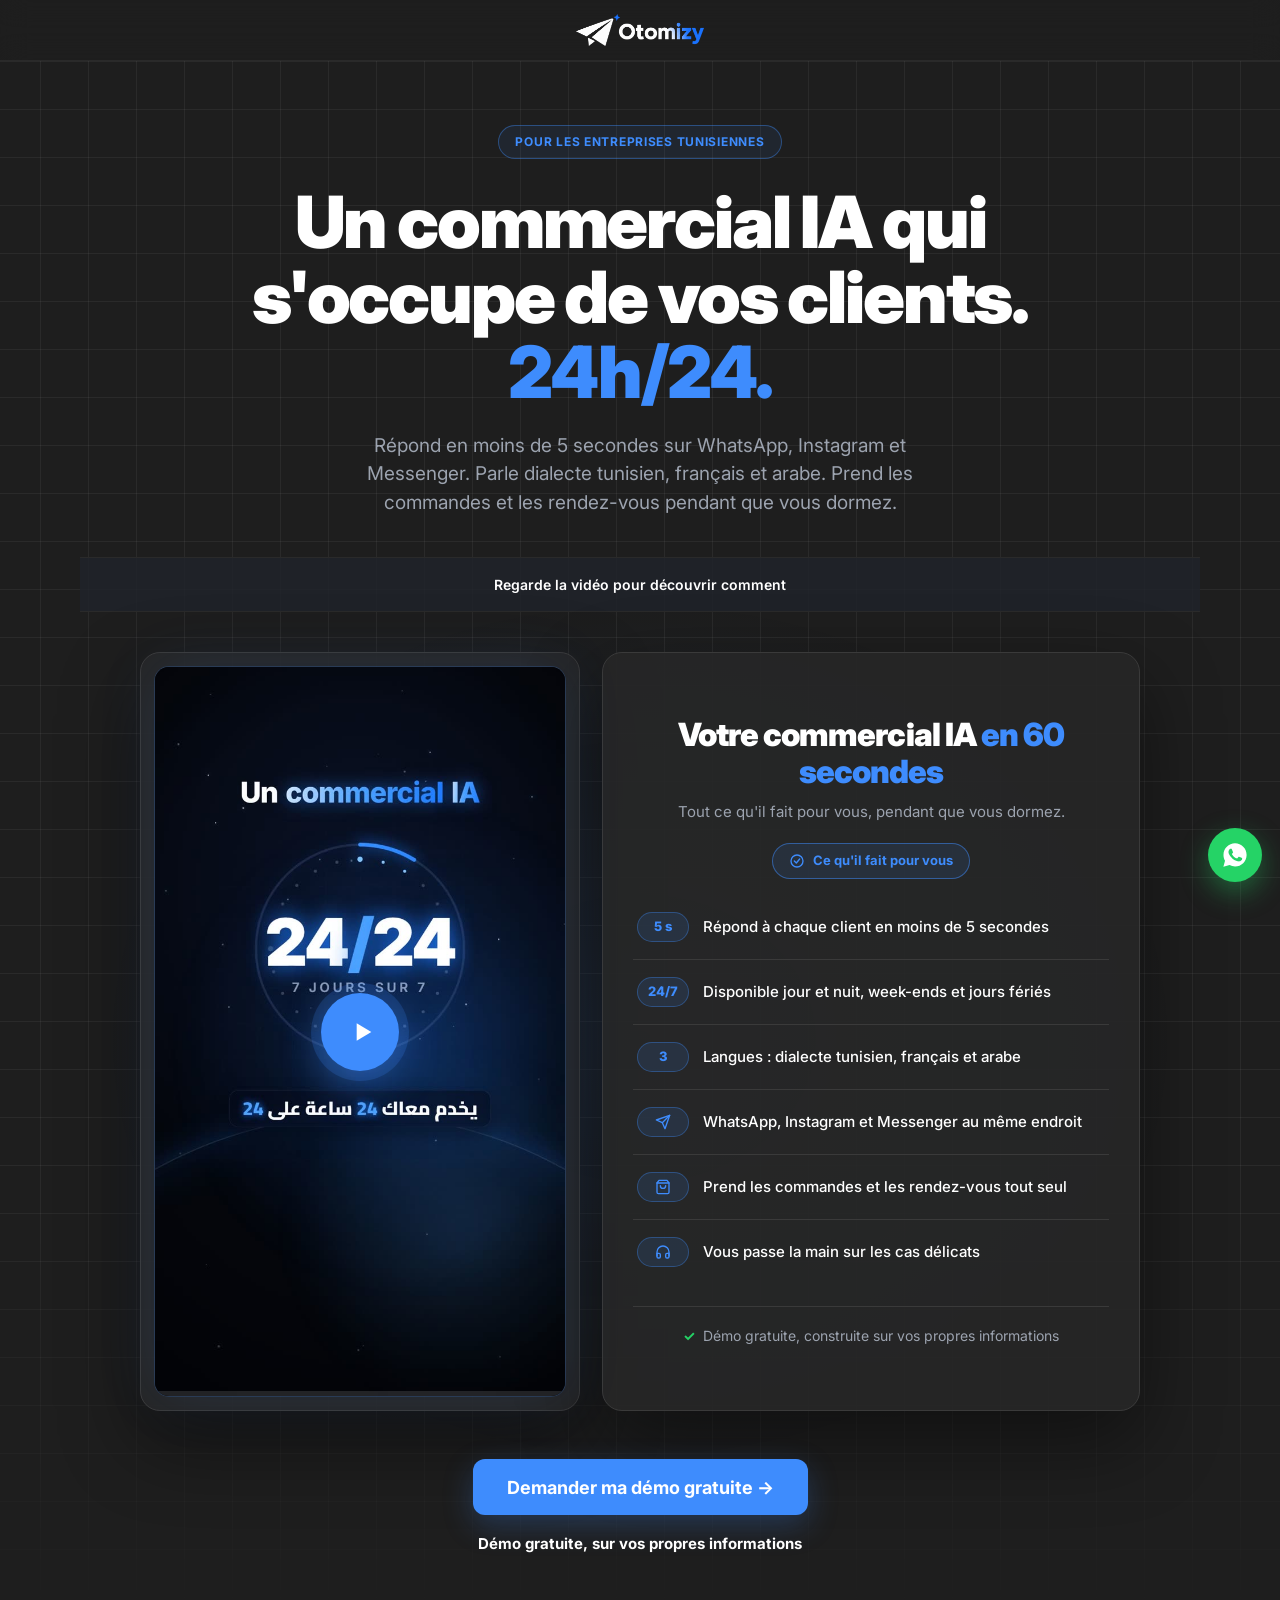
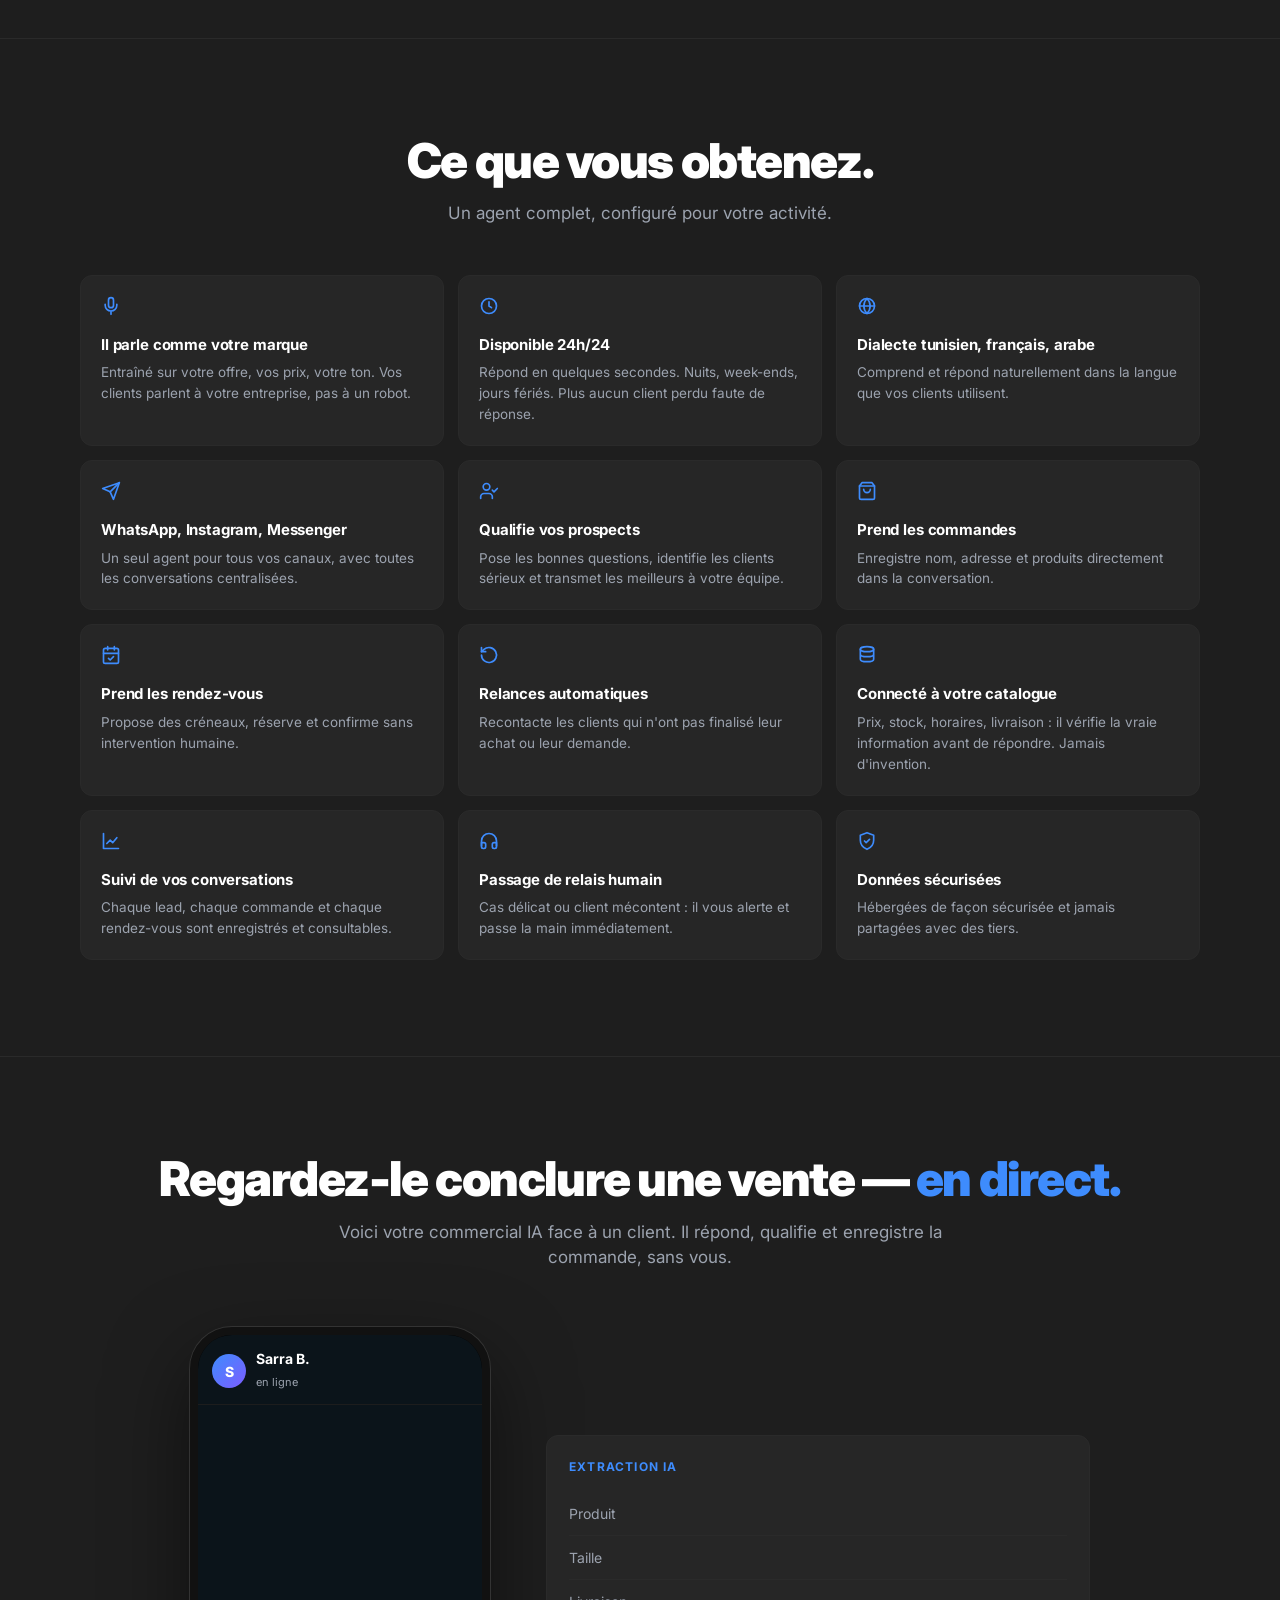
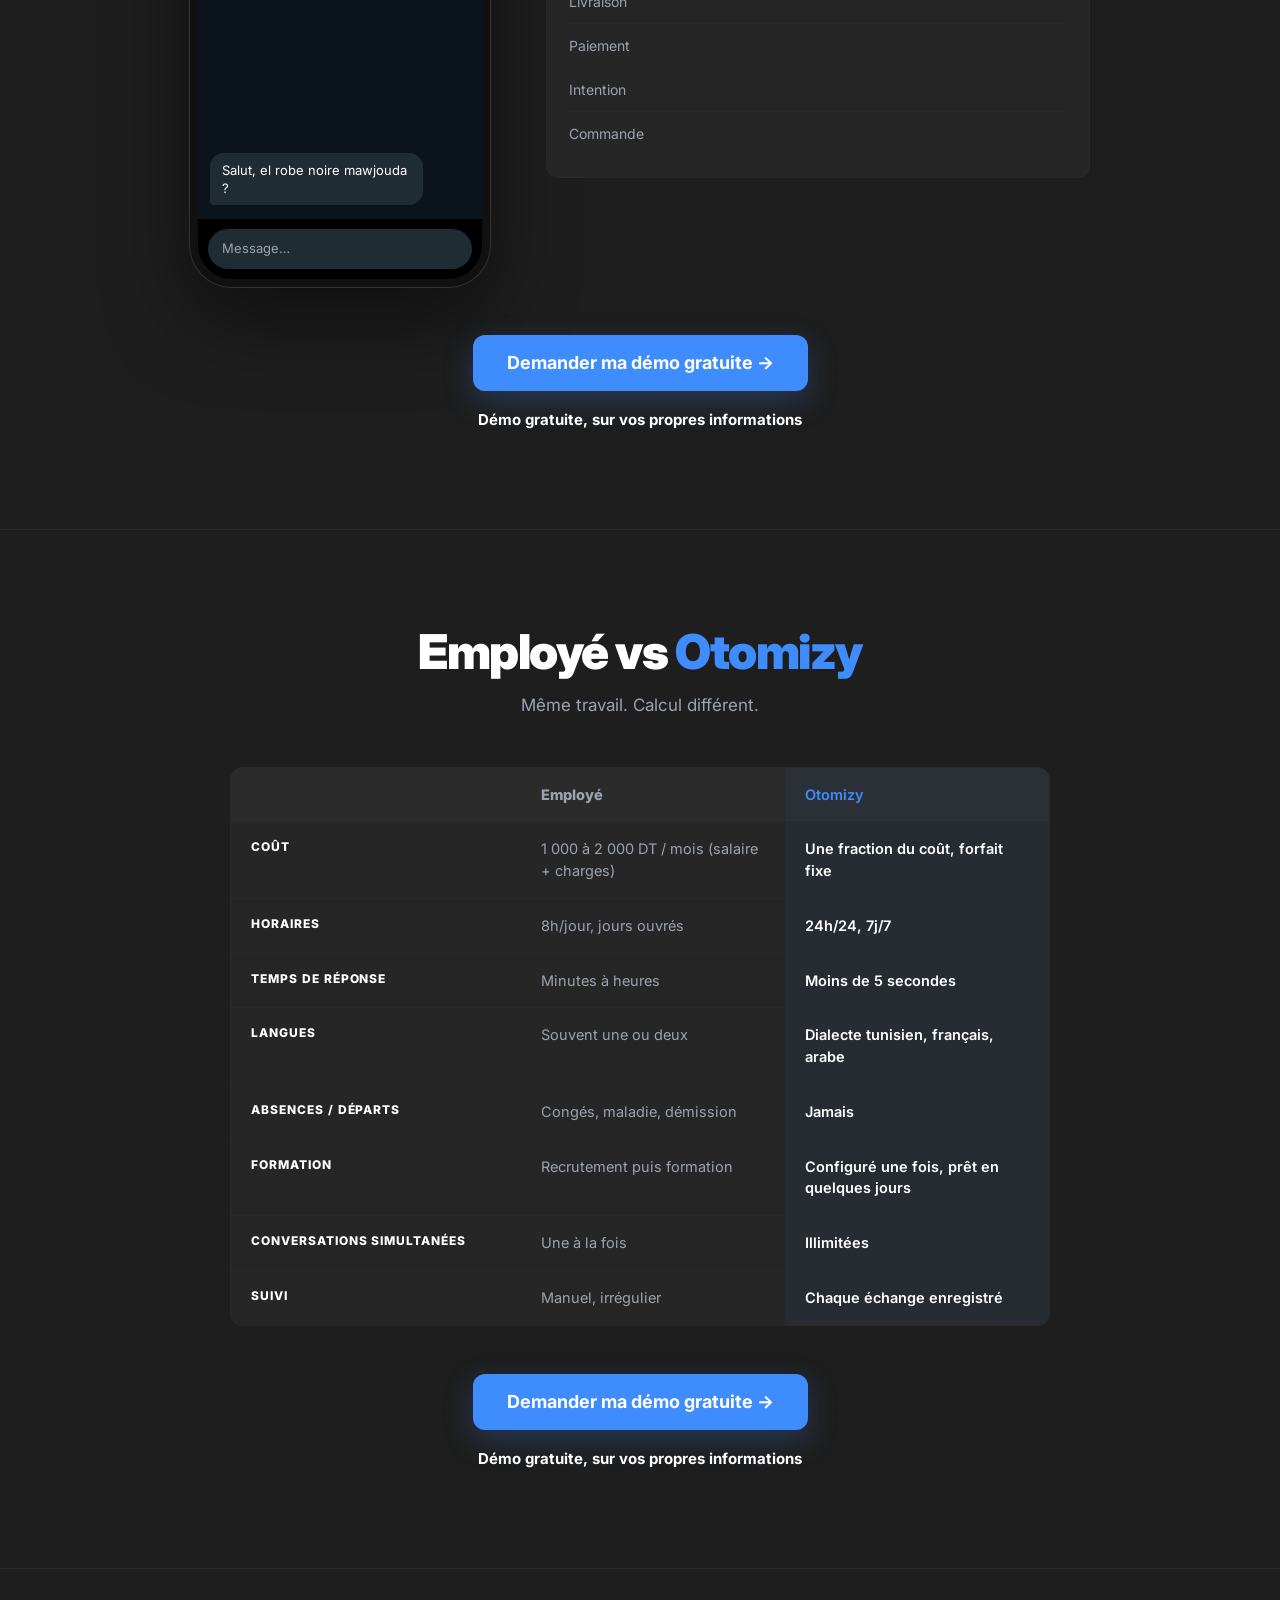
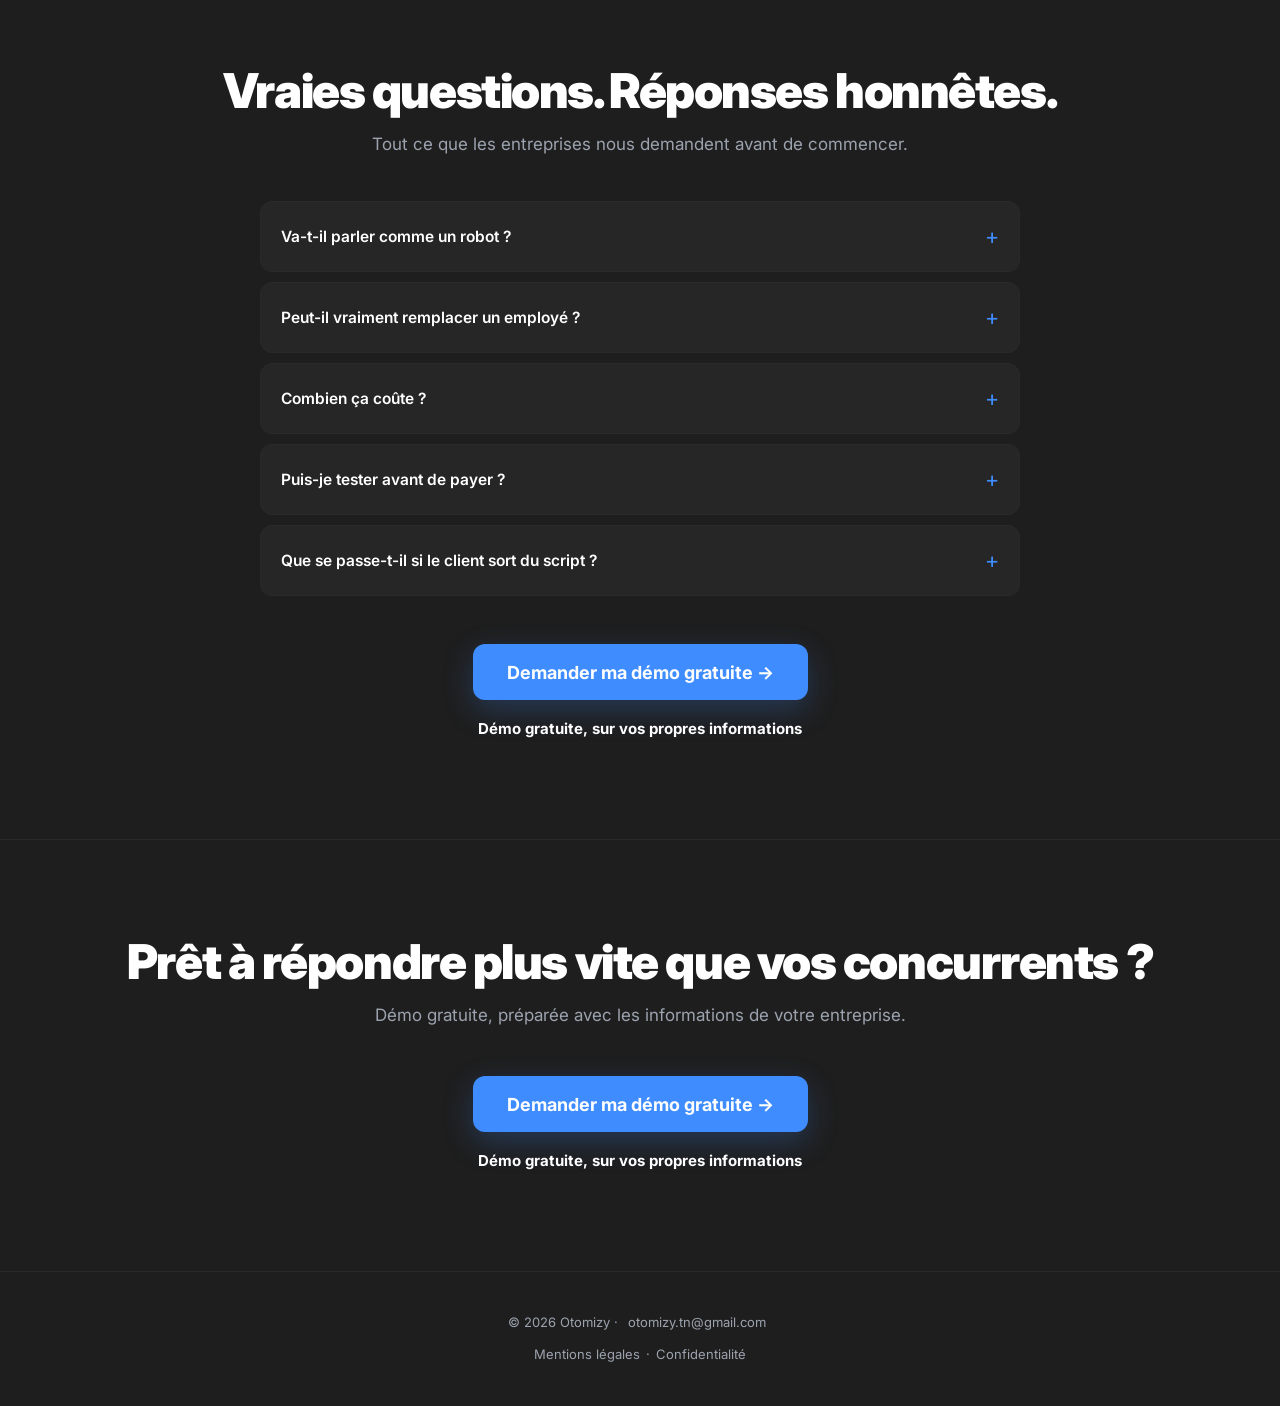
<file: index.html>
<!DOCTYPE html>
<html lang="fr">
<head>
<!-- Google Tag Manager -->
<script>(function(w,d,s,l,i){w[l]=w[l]||[];w[l].push({'gtm.start':
new Date().getTime(),event:'gtm.js'});var f=d.getElementsByTagName(s)[0],
j=d.createElement(s),dl=l!='dataLayer'?'&l='+l:'';j.async=true;j.src=
'https://www.googletagmanager.com/gtm.js?id='+i+dl;f.parentNode.insertBefore(j,f);
})(window,document,'script','dataLayer','GTM-N89BT956');</script>
<!-- End Google Tag Manager -->
<meta charset="UTF-8" />
<meta name="viewport" content="width=device-width, initial-scale=1.0" />
<title>Otomizy</title>
<meta name="description" content="Un commercial IA qui répond à vos clients sur WhatsApp, Instagram et Messenger 24h/24, en dialecte tunisien, français et arabe. Démo gratuite." />
<link rel="canonical" href="https://otomizy.tn/" />
<meta property="og:type" content="website" />
<meta property="og:title" content="Otomizy — Votre commercial IA, disponible 24h/24" />
<meta property="og:description" content="Répond à vos clients, prend les commandes et les rendez-vous. Pour les entreprises tunisiennes." />
<meta property="og:image" content="https://otomizy.tn/media/og-image.png" />
<link rel="icon" href="/favicon.ico" sizes="any" /><link rel="icon" type="image/png" sizes="48x48" href="/favicon-48.png" />
<link rel="apple-touch-icon" href="/apple-touch-icon.png" />
<link rel="preconnect" href="https://fonts.googleapis.com"><link rel="preconnect" href="https://fonts.gstatic.com" crossorigin>
<link href="https://fonts.googleapis.com/css2?family=Inter:wght@400;500;600;700;800;900&display=swap" rel="stylesheet" />
<link rel="stylesheet" href="style.css" />
</head>
<body>
<!-- Google Tag Manager (noscript) -->
<noscript><iframe src="https://www.googletagmanager.com/ns.html?id=GTM-N89BT956"
height="0" width="0" style="display:none;visibility:hidden"></iframe></noscript>
<!-- End Google Tag Manager (noscript) -->
<header class="nav"><div class="wrap"><a href="/" aria-label="Otomizy — accueil"><img src="media/logo-light.png" alt="Otomizy" width="131" height="34" /></a></div></header>

<main>
<section class="hero"><div class="wrap">
  <span class="badge reveal">Pour les entreprises tunisiennes</span>
  <h1 class="reveal">Un commercial IA qui s'occupe de vos clients. <span class="blue">24h/24.</span></h1>
  <p class="lead reveal">Répond en moins de 5 secondes sur WhatsApp, Instagram et Messenger. Parle dialecte tunisien, français et arabe. Prend les commandes et les rendez-vous pendant que vous dormez.</p>
  <div class="proof reveal">Regarde la vidéo pour découvrir comment</div>
  <div class="showcase">
    <div class="vcard reveal">
      <div class="vplayer" id="vplayer">
        <video id="pubvid" src="media/otomizy-pub.mp4" poster="media/otomizy-pub-poster.jpg" playsinline preload="metadata" aria-label="Vidéo de présentation Otomizy"></video>
        <button class="vbig" type="button" aria-label="Lire la vidéo"><svg viewBox="0 0 24 24"><path d="M8 5.5v13l11-6.5z"/></svg></button>
        <button class="vtoggle" type="button" aria-label="Lire la vidéo"><svg class="i-play" viewBox="0 0 24 24"><path d="M8 5.5v13l11-6.5z"/></svg><svg class="i-pause" viewBox="0 0 24 24"><path d="M7 5h3.5v14H7zM13.5 5H17v14h-3.5z"/></svg></button>
        <div class="vbar"><span id="vbarfill"></span></div>
      </div>
    </div>
    <div class="icard reveal" style="--d:.1s">
      <h3>Votre commercial IA <span class="blue">en 60 secondes</span></h3>
      <p class="isub">Tout ce qu'il fait pour vous, pendant que vous dormez.</p>
      <span class="ipill"><svg viewBox="0 0 24 24"><circle cx="12" cy="12" r="9"/><path d="M8 12l3 3 5-6"/></svg>Ce qu'il fait pour vous</span>
      <ul class="ilist">
        <li><b>5 s</b><span>Répond à chaque client en moins de 5 secondes</span></li>
        <li><b>24/7</b><span>Disponible jour et nuit, week-ends et jours fériés</span></li>
        <li><b>3</b><span>Langues : dialecte tunisien, français et arabe</span></li>
        <li><svg viewBox="0 0 24 24"><path d="M22 2L11 13"/><path d="M22 2l-7 20-4-9-9-4 20-7z"/></svg><span>WhatsApp, Instagram et Messenger au même endroit</span></li>
        <li><svg viewBox="0 0 24 24"><path d="M6 2L3 6v14a2 2 0 0 0 2 2h14a2 2 0 0 0 2-2V6l-3-4z"/><path d="M3 6h18"/><path d="M16 10a4 4 0 0 1-8 0"/></svg><span>Prend les commandes et les rendez-vous tout seul</span></li>
        <li><svg viewBox="0 0 24 24"><path d="M3 18v-6a9 9 0 0 1 18 0v6"/><path d="M21 19a2 2 0 0 1-2 2h-1a2 2 0 0 1-2-2v-3a2 2 0 0 1 2-2h3zM3 19a2 2 0 0 0 2 2h1a2 2 0 0 0 2-2v-3a2 2 0 0 0-2-2H3z"/></svg><span>Vous passe la main sur les cas délicats</span></li>
      </ul>
      <p class="inote"><b>✓</b> Démo gratuite, construite sur vos propres informations</p>
    </div>
  </div>
  <div class="cta"><a class="btn" href="https://wa.me/21625959562?text=Bonjour%2C%20je%20souhaite%20une%20d%C3%A9mo%20gratuite%20du%20commercial%20IA%20Otomizy" target="_blank" rel="noopener">Demander ma démo gratuite →</a><p class="l1">Démo gratuite, sur vos propres informations</p></div>
</div></section>

<section><div class="wrap">
  <h2 class="reveal">Ce que vous obtenez.</h2>
  <p class="sub reveal">Un agent complet, configuré pour votre activité.</p>
  <div class="grid">
<div class="card reveal" style="--d:0.0s"><svg viewBox="0 0 24 24"><path d="M12 2a3 3 0 0 0-3 3v6a3 3 0 0 0 6 0V5a3 3 0 0 0-3-3z"/><path d="M19 10v1a7 7 0 0 1-14 0v-1M12 18v4"/></svg><h3>Il parle comme votre marque</h3><p>Entraîné sur votre offre, vos prix, votre ton. Vos clients parlent à votre entreprise, pas à un robot.</p></div>
<div class="card reveal" style="--d:0.08s"><svg viewBox="0 0 24 24"><circle cx="12" cy="12" r="9"/><path d="M12 7v5l3 2"/></svg><h3>Disponible 24h/24</h3><p>Répond en quelques secondes. Nuits, week-ends, jours fériés. Plus aucun client perdu faute de réponse.</p></div>
<div class="card reveal" style="--d:0.16s"><svg viewBox="0 0 24 24"><circle cx="12" cy="12" r="9"/><path d="M3 12h18M12 3c2.5 2.5 3.8 5.7 3.8 9s-1.3 6.5-3.8 9c-2.5-2.5-3.8-5.7-3.8-9S9.5 5.5 12 3z"/></svg><h3>Dialecte tunisien, français, arabe</h3><p>Comprend et répond naturellement dans la langue que vos clients utilisent.</p></div>
<div class="card reveal" style="--d:0.0s"><svg viewBox="0 0 24 24"><path d="M22 2L11 13"/><path d="M22 2l-7 20-4-9-9-4 20-7z"/></svg><h3>WhatsApp, Instagram, Messenger</h3><p>Un seul agent pour tous vos canaux, avec toutes les conversations centralisées.</p></div>
<div class="card reveal" style="--d:0.08s"><svg viewBox="0 0 24 24"><path d="M16 21v-2a4 4 0 0 0-4-4H6a4 4 0 0 0-4 4v2"/><circle cx="9" cy="7" r="4"/><path d="M16 11l2 2 4-4"/></svg><h3>Qualifie vos prospects</h3><p>Pose les bonnes questions, identifie les clients sérieux et transmet les meilleurs à votre équipe.</p></div>
<div class="card reveal" style="--d:0.16s"><svg viewBox="0 0 24 24"><path d="M6 2L3 6v14a2 2 0 0 0 2 2h14a2 2 0 0 0 2-2V6l-3-4z"/><path d="M3 6h18"/><path d="M16 10a4 4 0 0 1-8 0"/></svg><h3>Prend les commandes</h3><p>Enregistre nom, adresse et produits directement dans la conversation.</p></div>
<div class="card reveal" style="--d:0.0s"><svg viewBox="0 0 24 24"><rect x="3" y="4" width="18" height="18" rx="2"/><path d="M16 2v4M8 2v4M3 10h18M9 16l2 2 4-4"/></svg><h3>Prend les rendez-vous</h3><p>Propose des créneaux, réserve et confirme sans intervention humaine.</p></div>
<div class="card reveal" style="--d:0.08s"><svg viewBox="0 0 24 24"><path d="M3 12a9 9 0 1 0 3-6.7L3 8"/><path d="M3 3v5h5"/></svg><h3>Relances automatiques</h3><p>Recontacte les clients qui n'ont pas finalisé leur achat ou leur demande.</p></div>
<div class="card reveal" style="--d:0.16s"><svg viewBox="0 0 24 24"><ellipse cx="12" cy="5" rx="8" ry="3"/><path d="M4 5v6c0 1.7 3.6 3 8 3s8-1.3 8-3V5M4 11v6c0 1.7 3.6 3 8 3s8-1.3 8-3v-6"/></svg><h3>Connecté à votre catalogue</h3><p>Prix, stock, horaires, livraison : il vérifie la vraie information avant de répondre. Jamais d'invention.</p></div>
<div class="card reveal" style="--d:0.0s"><svg viewBox="0 0 24 24"><path d="M3 3v18h18"/><path d="M7 15l4-4 3 3 5-6"/></svg><h3>Suivi de vos conversations</h3><p>Chaque lead, chaque commande et chaque rendez-vous sont enregistrés et consultables.</p></div>
<div class="card reveal" style="--d:0.08s"><svg viewBox="0 0 24 24"><path d="M3 18v-6a9 9 0 0 1 18 0v6"/><path d="M21 19a2 2 0 0 1-2 2h-1a2 2 0 0 1-2-2v-3a2 2 0 0 1 2-2h3zM3 19a2 2 0 0 0 2 2h1a2 2 0 0 0 2-2v-3a2 2 0 0 0-2-2H3z"/></svg><h3>Passage de relais humain</h3><p>Cas délicat ou client mécontent : il vous alerte et passe la main immédiatement.</p></div>
<div class="card reveal" style="--d:0.16s"><svg viewBox="0 0 24 24"><path d="M12 2l8 3v6c0 5-3.5 9-8 11-4.5-2-8-6-8-11V5z"/><path d="M9 12l2 2 4-4"/></svg><h3>Données sécurisées</h3><p>Hébergées de façon sécurisée et jamais partagées avec des tiers.</p></div>
  </div>
</div></section>

<section><div class="wrap">
  <h2 class="reveal">Regardez-le conclure une vente — <span class="blue">en direct.</span></h2>
  <p class="sub reveal">Voici votre commercial IA face à un client. Il répond, qualifie et enregistre la commande, sans vous.</p>
  <div class="demo reveal" id="demo">
    <div class="phone" aria-label="Exemple de conversation WhatsApp">
      <div class="ph-top"><div class="ph-av">S</div><div><b>Sarra B.</b><small>en ligne</small></div></div>
      <div class="chat" id="chat"></div>
      <div class="ph-in">Message…</div>
    </div>
    <div class="extract">
      <h4>EXTRACTION IA</h4>
      <div class="ex-row"><span>Produit</span><span>Robe longue noire</span></div>
      <div class="ex-row"><span>Taille</span><span>M</span></div>
      <div class="ex-row"><span>Livraison</span><span>Sousse</span></div>
      <div class="ex-row"><span>Paiement</span><span>À la livraison</span></div>
      <div class="ex-row"><span>Intention</span><span>Achat immédiat</span></div>
      <div class="ex-row"><span>Commande</span><span class="ok">✓ Enregistrée</span></div>
    </div>
  </div>
  <div class="cta"><a class="btn" href="https://wa.me/21625959562?text=Bonjour%2C%20je%20souhaite%20une%20d%C3%A9mo%20gratuite%20du%20commercial%20IA%20Otomizy" target="_blank" rel="noopener">Demander ma démo gratuite →</a><p class="l1">Démo gratuite, sur vos propres informations</p></div>
</div></section>

<section><div class="wrap">
  <h2 class="reveal">Employé vs <span class="blue">Otomizy</span></h2>
  <p class="sub reveal">Même travail. Calcul différent.</p>
  <div class="table reveal">
    <div class="tr head"><div></div><div class="a">Employé</div><div class="b">Otomizy</div></div>
<div class="tr"><div class="k">Coût</div><div class="a">1 000 à 2 000 DT / mois (salaire + charges)</div><div class="b">Une fraction du coût, forfait fixe</div></div>
<div class="tr"><div class="k">Horaires</div><div class="a">8h/jour, jours ouvrés</div><div class="b">24h/24, 7j/7</div></div>
<div class="tr"><div class="k">Temps de réponse</div><div class="a">Minutes à heures</div><div class="b">Moins de 5 secondes</div></div>
<div class="tr"><div class="k">Langues</div><div class="a">Souvent une ou deux</div><div class="b">Dialecte tunisien, français, arabe</div></div>
<div class="tr"><div class="k">Absences / départs</div><div class="a">Congés, maladie, démission</div><div class="b">Jamais</div></div>
<div class="tr"><div class="k">Formation</div><div class="a">Recrutement puis formation</div><div class="b">Configuré une fois, prêt en quelques jours</div></div>
<div class="tr"><div class="k">Conversations simultanées</div><div class="a">Une à la fois</div><div class="b">Illimitées</div></div>
<div class="tr"><div class="k">Suivi</div><div class="a">Manuel, irrégulier</div><div class="b">Chaque échange enregistré</div></div>
  </div>
  <div class="cta"><a class="btn" href="https://wa.me/21625959562?text=Bonjour%2C%20je%20souhaite%20une%20d%C3%A9mo%20gratuite%20du%20commercial%20IA%20Otomizy" target="_blank" rel="noopener">Demander ma démo gratuite →</a><p class="l1">Démo gratuite, sur vos propres informations</p></div>
</div></section>

<section><div class="wrap">
  <h2 class="reveal">Vraies questions. Réponses honnêtes.</h2>
  <p class="sub reveal">Tout ce que les entreprises nous demandent avant de commencer.</p>
  <div class="faq">
<details class="reveal"><summary>Va-t-il parler comme un robot ?</summary><p>Non. Il est entraîné sur votre offre, vos prix, vos anciennes conversations et votre façon de parler. Il répond en dialecte tunisien, en français ou en arabe selon le client, avec des réponses courtes et naturelles, et s'adapte à ce que le client lui écrit. Vous le testez vous-même avant de payer : s'il ne sonne pas comme votre entreprise, vous ne payez pas.</p></details>
<details class="reveal"><summary>Peut-il vraiment remplacer un employé ?</summary><p>Pour l'essentiel du travail, oui : environ 70 % des questions sont traitées sans aucune intervention humaine. Les cas particuliers (client mécontent, demande spéciale, litige) vous sont transmis par WhatsApp ou e-mail avec un lien direct vers la conversation. Vous gérez les cas rares en quelques secondes, l'IA s'occupe du reste 24h/24.</p></details>
<details class="reveal"><summary>Combien ça coûte ?</summary><p>Le tarif est sur mesure, mais bien moins cher qu'un employé (1 000 à 2 000 DT par mois en moyenne, charges comprises). Il dépend de votre volume de messages. Un seul forfait de 6 mois ou 1 an, payé en une fois : pas de frais d'utilisation, pas de coûts cachés. Le prix exact vous est donné lors de notre premier échange, une fois votre volume connu.</p></details>
<details class="reveal"><summary>Puis-je tester avant de payer ?</summary><p>Oui. Après notre premier échange, nous construisons gratuitement une démo sur votre offre et votre façon de parler. Vous ne payez rien tant que vous n'avez pas testé la version personnalisée et qu'elle ne vous convient pas.</p></details>
<details class="reveal"><summary>Que se passe-t-il si le client sort du script ?</summary><p>L'IA reformule, cerne l'intention du client, relance si la demande est floue, et vous passe la main si c'est vraiment hors cadre. Elle tient une vraie conversation : elle ne se perd pas quand le client change de sujet, écrit plusieurs messages d'affilée ou la teste.</p></details>
  </div>
  <div class="cta"><a class="btn" href="https://wa.me/21625959562?text=Bonjour%2C%20je%20souhaite%20une%20d%C3%A9mo%20gratuite%20du%20commercial%20IA%20Otomizy" target="_blank" rel="noopener">Demander ma démo gratuite →</a><p class="l1">Démo gratuite, sur vos propres informations</p></div>
</div></section>

<section class="final"><div class="wrap">
  <h2 class="reveal">Prêt à répondre plus vite que vos concurrents ?</h2>
  <p class="sub reveal">Démo gratuite, préparée avec les informations de votre entreprise.</p>
  <div class="cta"><a class="btn" href="https://wa.me/21625959562?text=Bonjour%2C%20je%20souhaite%20une%20d%C3%A9mo%20gratuite%20du%20commercial%20IA%20Otomizy" target="_blank" rel="noopener">Demander ma démo gratuite →</a><p class="l1">Démo gratuite, sur vos propres informations</p></div>
</div></section>
</main>

<footer><div class="wrap"><p>© 2026 Otomizy · <a href="mailto:otomizy.tn@gmail.com">otomizy.tn@gmail.com</a></p>
<p><a href="mentions-legales.html">Mentions légales</a>·<a href="confidentialite.html">Confidentialité</a></p></div></footer>

<a class="wa" href="https://wa.me/21625959562?text=Bonjour%2C%20je%20souhaite%20une%20d%C3%A9mo%20gratuite%20du%20commercial%20IA%20Otomizy" target="_blank" rel="noopener" aria-label="WhatsApp"><svg viewBox="0 0 24 24"><path d="M12.04 2C6.58 2 2.13 6.45 2.13 11.91c0 1.75.46 3.45 1.32 4.95L2.05 22l5.25-1.38a9.9 9.9 0 0 0 4.74 1.21h.01c5.46 0 9.91-4.45 9.91-9.91C21.96 6.45 17.5 2 12.04 2zm5.8 14.11c-.24.68-1.4 1.3-1.93 1.35-.5.05-1.02.24-3.43-.72-2.9-1.16-4.76-4.14-4.9-4.33-.14-.19-1.17-1.56-1.17-2.98 0-1.42.74-2.11 1-2.4.27-.29.58-.36.78-.36.19 0 .39 0 .56.01.18.01.42-.07.65.5.24.58.82 2 .89 2.15.07.15.12.32.02.51-.1.19-.15.31-.29.48-.15.17-.31.38-.44.51-.15.15-.3.31-.13.6.17.29.75 1.24 1.61 2 1.11.99 2.04 1.3 2.33 1.44.29.15.46.13.63-.08.17-.2.72-.84.92-1.13.19-.29.39-.24.65-.14.27.1 1.68.79 1.97.94.29.14.48.22.55.34.07.13.07.72-.17 1.4z"/></svg></a>
<script src="app.js"></script>
</body>
</html>
</file>
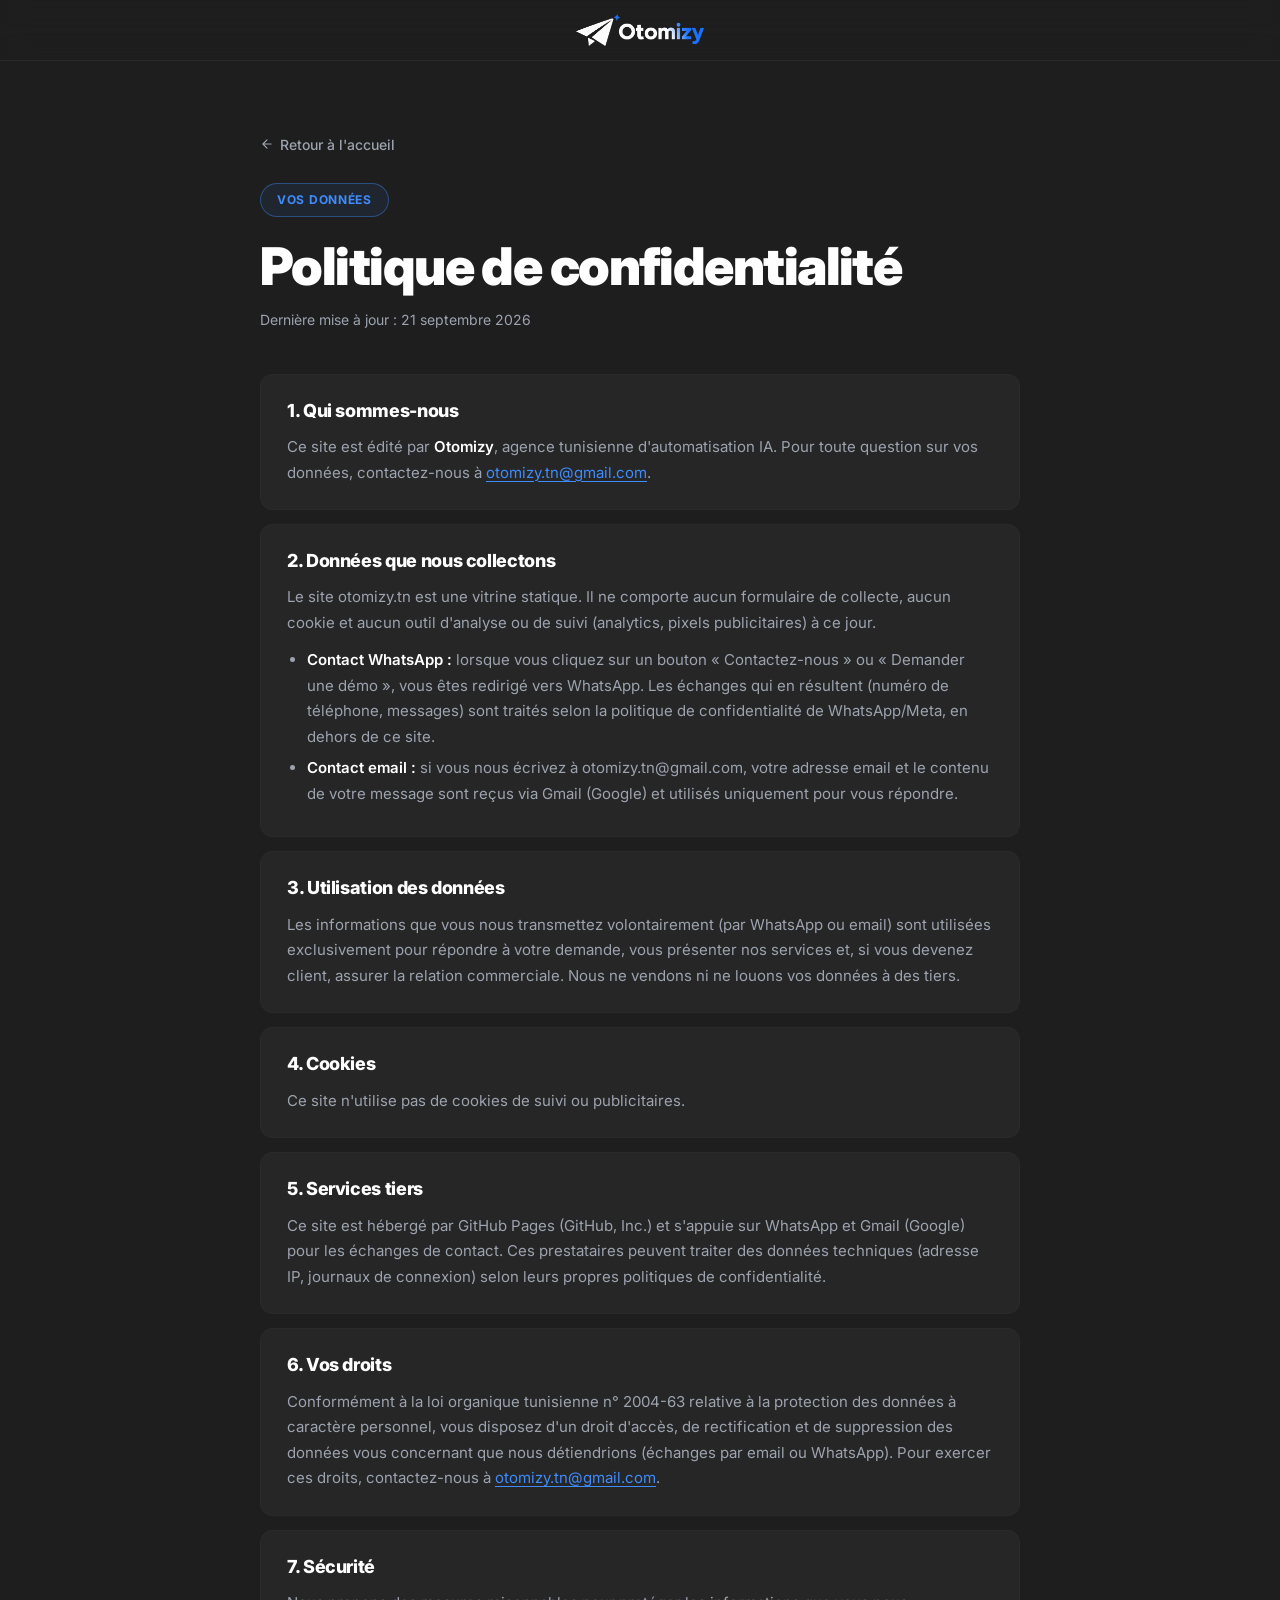
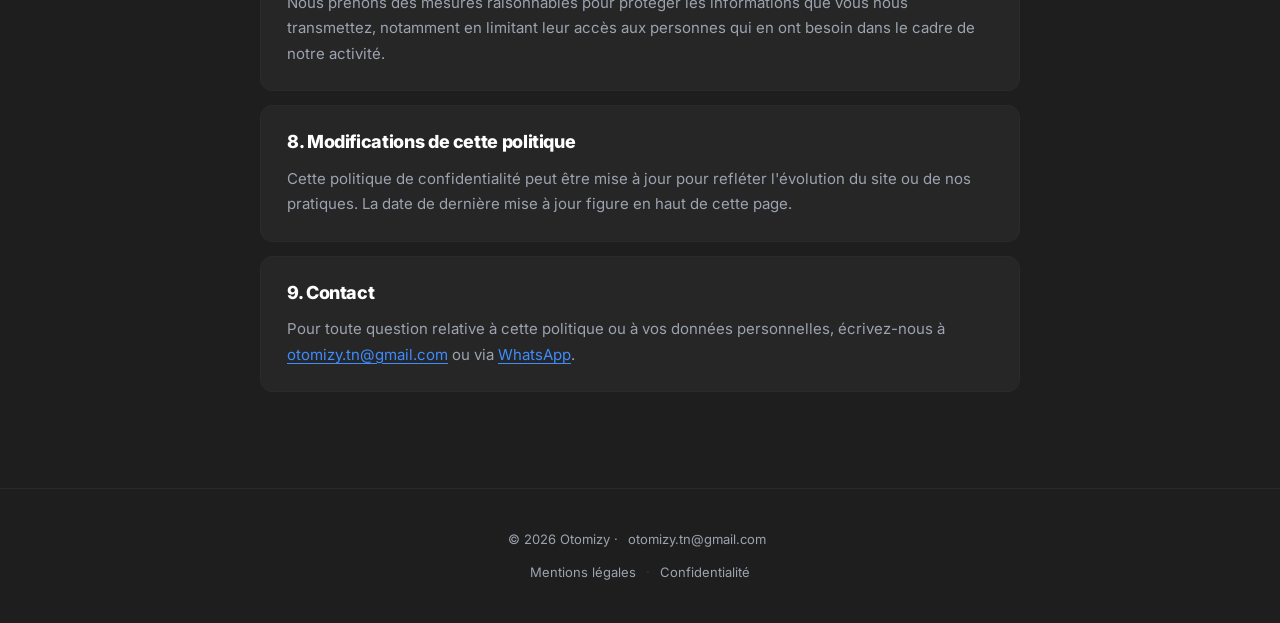
<file: confidentialite.html>
<!DOCTYPE html>
<html lang="fr">
<head>
<!-- Google Tag Manager -->
<script>(function(w,d,s,l,i){w[l]=w[l]||[];w[l].push({'gtm.start':
new Date().getTime(),event:'gtm.js'});var f=d.getElementsByTagName(s)[0],
j=d.createElement(s),dl=l!='dataLayer'?'&l='+l:'';j.async=true;j.src=
'https://www.googletagmanager.com/gtm.js?id='+i+dl;f.parentNode.insertBefore(j,f);
})(window,document,'script','dataLayer','GTM-N89BT956');</script>
<!-- End Google Tag Manager -->
<meta charset="UTF-8" />
<meta name="viewport" content="width=device-width, initial-scale=1.0" />
<title>Otomizy</title>
<meta name="description" content="Comment Otomizy collecte, utilise et protège vos données personnelles sur otomizy.tn." />
<link rel="canonical" href="https://otomizy.tn/confidentialite.html" />
<link rel="icon" type="image/png" sizes="48x48" href="/favicon-48.png" />
<link rel="icon" type="image/png" sizes="96x96" href="/favicon-96.png" />
<link rel="icon" type="image/png" sizes="192x192" href="/favicon-192.png" />
<link rel="icon" href="/favicon.ico" sizes="any" />
<link rel="apple-touch-icon" href="/apple-touch-icon.png" />
<link rel="preconnect" href="https://fonts.googleapis.com"><link rel="preconnect" href="https://fonts.gstatic.com" crossorigin>
<link href="https://fonts.googleapis.com/css2?family=Inter:wght@400;500;600;700;800;900&display=swap" rel="stylesheet" />
<link rel="stylesheet" href="style.css" />
<link rel="stylesheet" href="legal.css" />
<meta property="og:type" content="website" />
<meta property="og:site_name" content="Otomizy" />
<meta property="og:title" content="Politique de confidentialité — Otomizy" />
<meta property="og:description" content="Comment Otomizy collecte, utilise et protège vos données personnelles sur otomizy.tn." />
<meta property="og:url" content="https://otomizy.tn/confidentialite.html" />
<meta property="og:image" content="https://otomizy.tn/media/og-image.png" />
<meta property="og:image:width" content="1200" />
<meta property="og:image:height" content="630" />
<meta property="og:locale" content="fr_FR" />
<meta name="twitter:card" content="summary_large_image" />
<meta name="twitter:title" content="Politique de confidentialité — Otomizy" />
<meta name="twitter:description" content="Comment Otomizy collecte, utilise et protège vos données personnelles sur otomizy.tn." />
<meta name="twitter:image" content="https://otomizy.tn/media/og-image.png" />
</head>
<body>
<!-- Google Tag Manager (noscript) -->
<noscript><iframe src="https://www.googletagmanager.com/ns.html?id=GTM-N89BT956"
height="0" width="0" style="display:none;visibility:hidden"></iframe></noscript>
<!-- End Google Tag Manager (noscript) -->
<header class="nav"><div class="wrap"><a href="index.html" aria-label="Otomizy — accueil"><img src="media/logo-light.png" alt="Otomizy" width="131" height="34" /></a></div></header>

<main class="legal"><div class="narrow">
  <a class="back" href="index.html"><svg width="14" height="14" viewBox="0 0 24 24" fill="none" stroke="currentColor" stroke-width="2" stroke-linecap="round" stroke-linejoin="round"><path d="M19 12H5M12 19l-7-7 7-7"/></svg>Retour à l'accueil</a>
  <div><span class="badge">Vos données</span></div>
  <h1>Politique de confidentialité</h1>
  <p class="updated">Dernière mise à jour : 21 septembre 2026</p>
  <div class="legal-body">
    <section class="legal-card reveal"><h2>1. Qui sommes-nous</h2>
  <p>Ce site est édité par <strong>Otomizy</strong>, agence tunisienne d'automatisation IA. Pour toute question sur vos données, contactez-nous à <a href="mailto:otomizy.tn@gmail.com">otomizy.tn@gmail.com</a>.</p>
    </section>
    <section class="legal-card reveal"><h2>2. Données que nous collectons</h2>
  <p>Le site otomizy.tn est une vitrine statique. Il ne comporte aucun formulaire de collecte, aucun cookie et aucun outil d'analyse ou de suivi (analytics, pixels publicitaires) à ce jour.</p>
  <ul>
    <li><strong>Contact WhatsApp :</strong> lorsque vous cliquez sur un bouton « Contactez-nous » ou « Demander une démo », vous êtes redirigé vers WhatsApp. Les échanges qui en résultent (numéro de téléphone, messages) sont traités selon la politique de confidentialité de WhatsApp/Meta, en dehors de ce site.</li>
    <li><strong>Contact email :</strong> si vous nous écrivez à otomizy.tn@gmail.com, votre adresse email et le contenu de votre message sont reçus via Gmail (Google) et utilisés uniquement pour vous répondre.</li>
  </ul>
    </section>
    <section class="legal-card reveal"><h2>3. Utilisation des données</h2>
  <p>Les informations que vous nous transmettez volontairement (par WhatsApp ou email) sont utilisées exclusivement pour répondre à votre demande, vous présenter nos services et, si vous devenez client, assurer la relation commerciale. Nous ne vendons ni ne louons vos données à des tiers.</p>
    </section>
    <section class="legal-card reveal"><h2>4. Cookies</h2>
  <p>Ce site n'utilise pas de cookies de suivi ou publicitaires.</p>
    </section>
    <section class="legal-card reveal"><h2>5. Services tiers</h2>
  <p>Ce site est hébergé par GitHub Pages (GitHub, Inc.) et s'appuie sur WhatsApp et Gmail (Google) pour les échanges de contact. Ces prestataires peuvent traiter des données techniques (adresse IP, journaux de connexion) selon leurs propres politiques de confidentialité.</p>
    </section>
    <section class="legal-card reveal"><h2>6. Vos droits</h2>
  <p>Conformément à la loi organique tunisienne n° 2004-63 relative à la protection des données à caractère personnel, vous disposez d'un droit d'accès, de rectification et de suppression des données vous concernant que nous détiendrions (échanges par email ou WhatsApp). Pour exercer ces droits, contactez-nous à <a href="mailto:otomizy.tn@gmail.com">otomizy.tn@gmail.com</a>.</p>
    </section>
    <section class="legal-card reveal"><h2>7. Sécurité</h2>
  <p>Nous prenons des mesures raisonnables pour protéger les informations que vous nous transmettez, notamment en limitant leur accès aux personnes qui en ont besoin dans le cadre de notre activité.</p>
    </section>
    <section class="legal-card reveal"><h2>8. Modifications de cette politique</h2>
  <p>Cette politique de confidentialité peut être mise à jour pour refléter l'évolution du site ou de nos pratiques. La date de dernière mise à jour figure en haut de cette page.</p>
    </section>
    <section class="legal-card reveal"><h2>9. Contact</h2>
  <p>Pour toute question relative à cette politique ou à vos données personnelles, écrivez-nous à <a href="mailto:otomizy.tn@gmail.com">otomizy.tn@gmail.com</a> ou via <a href="https://wa.me/21625959562" target="_blank" rel="noopener">WhatsApp</a>.</p>
    </section>
  </div>
</div></main>

<footer><div class="wrap"><p>© 2026 Otomizy · <a href="mailto:otomizy.tn@gmail.com">otomizy.tn@gmail.com</a></p>
<p><a href="mentions-legales.html">Mentions légales</a><span class="sep">·</span><a href="confidentialite.html">Confidentialité</a></p></div></footer>

<script src="app.js"></script>
</body>
</html>
</file>
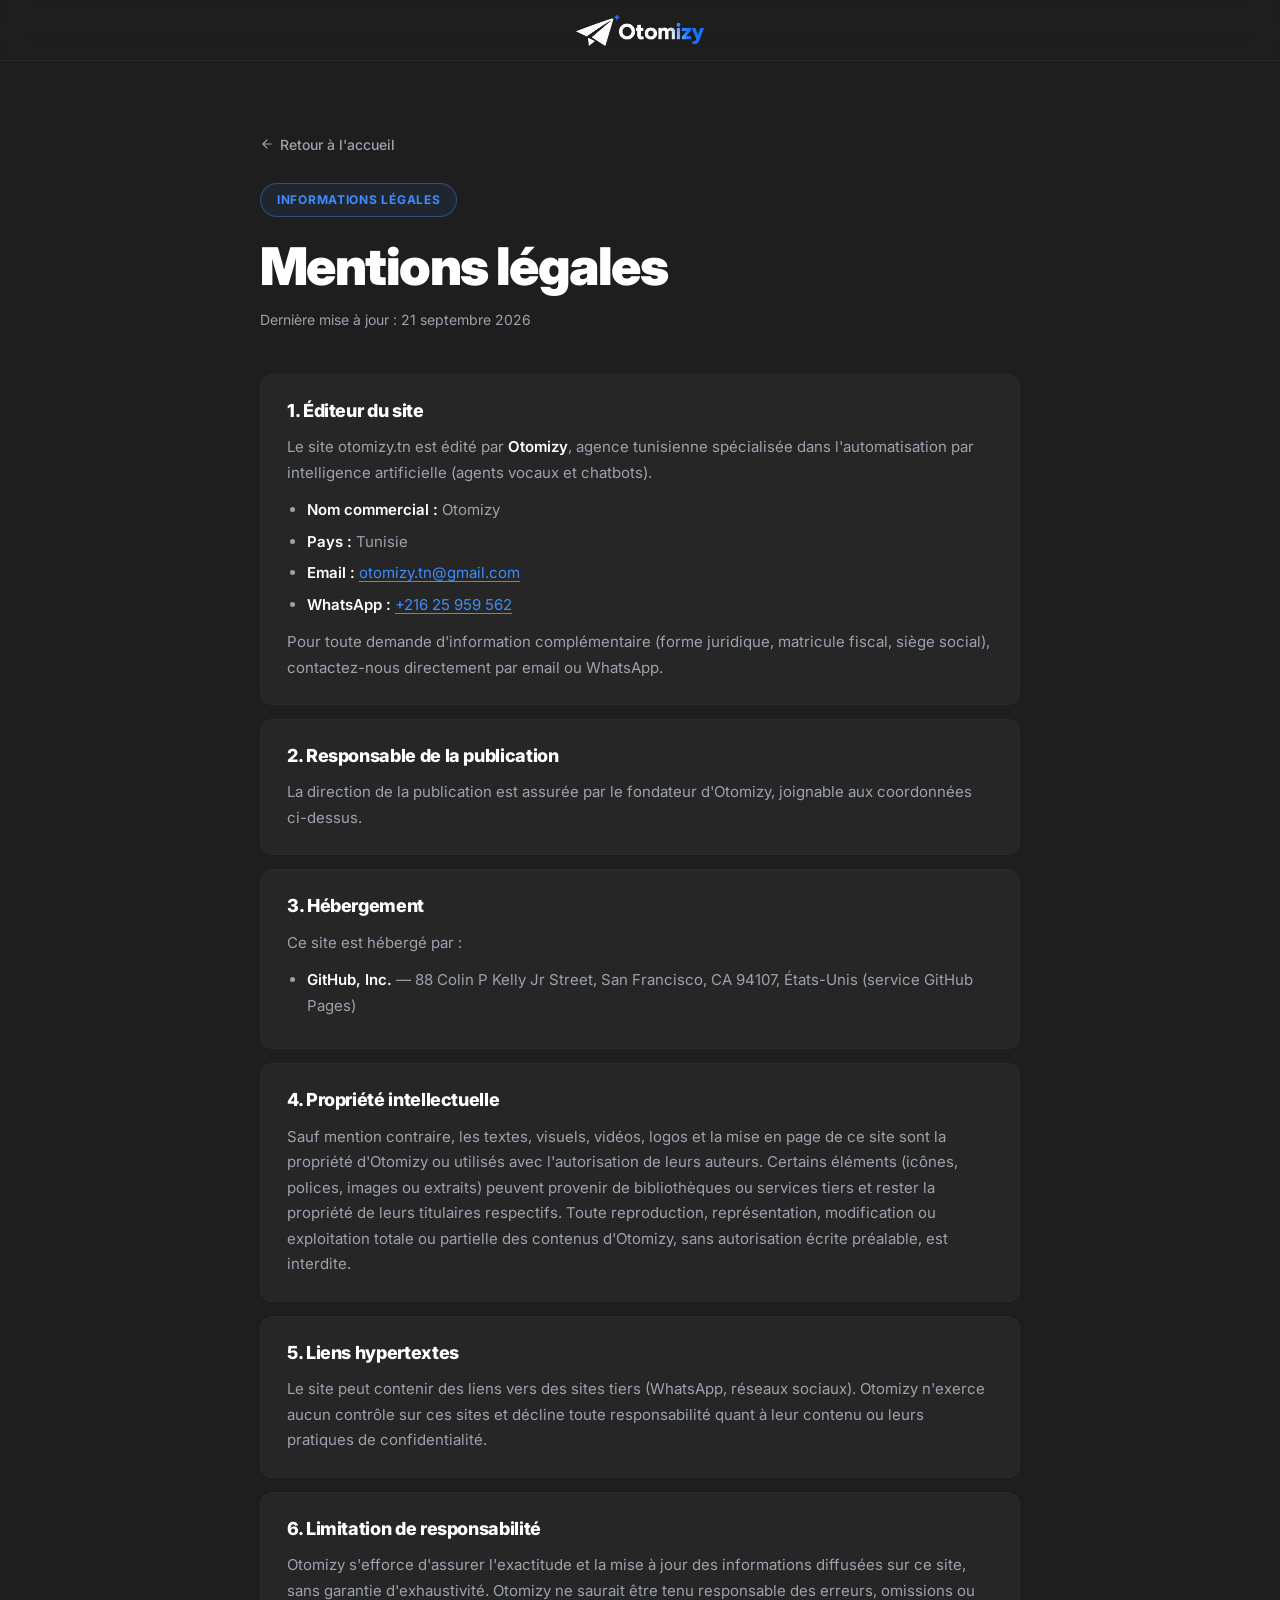
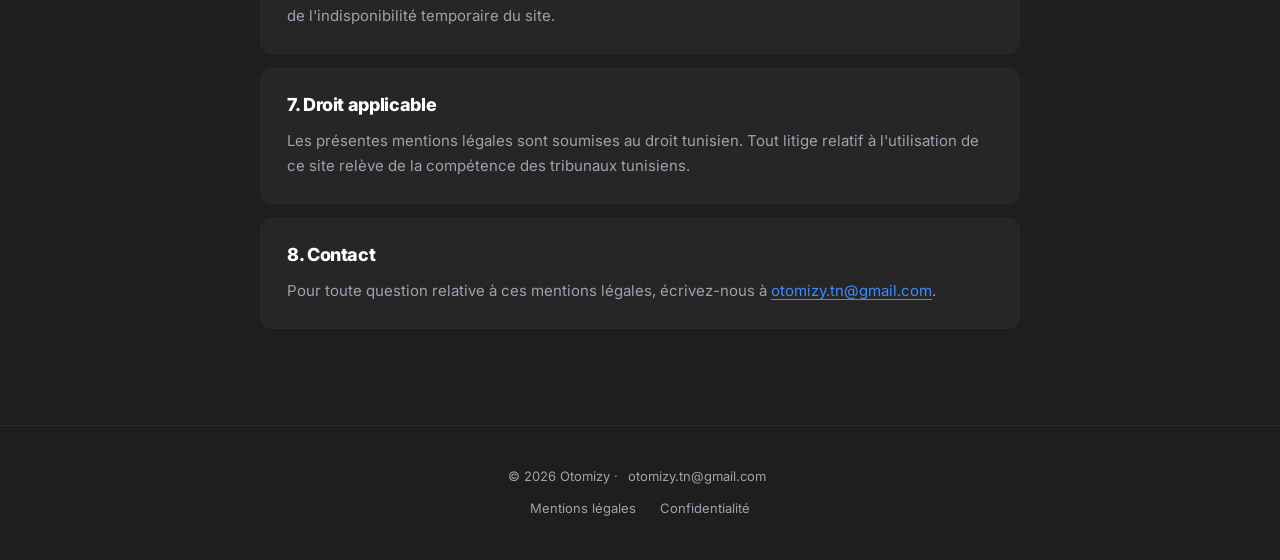
<file: mentions-legales.html>
<!DOCTYPE html>
<html lang="fr">
<head>
<!-- Google Tag Manager -->
<script>(function(w,d,s,l,i){w[l]=w[l]||[];w[l].push({'gtm.start':
new Date().getTime(),event:'gtm.js'});var f=d.getElementsByTagName(s)[0],
j=d.createElement(s),dl=l!='dataLayer'?'&l='+l:'';j.async=true;j.src=
'https://www.googletagmanager.com/gtm.js?id='+i+dl;f.parentNode.insertBefore(j,f);
})(window,document,'script','dataLayer','GTM-N89BT956');</script>
<!-- End Google Tag Manager -->
<meta charset="UTF-8" />
<meta name="viewport" content="width=device-width, initial-scale=1.0" />
<title>Otomizy</title>
<meta name="description" content="Mentions légales du site Otomizy : éditeur, hébergement, propriété intellectuelle et conditions d'utilisation." />
<link rel="canonical" href="https://otomizy.tn/mentions-legales.html" />
<link rel="icon" type="image/png" sizes="48x48" href="/favicon-48.png" />
<link rel="icon" type="image/png" sizes="96x96" href="/favicon-96.png" />
<link rel="icon" type="image/png" sizes="192x192" href="/favicon-192.png" />
<link rel="icon" href="/favicon.ico" sizes="any" />
<link rel="apple-touch-icon" href="/apple-touch-icon.png" />
<link rel="preconnect" href="https://fonts.googleapis.com"><link rel="preconnect" href="https://fonts.gstatic.com" crossorigin>
<link href="https://fonts.googleapis.com/css2?family=Inter:wght@400;500;600;700;800;900&display=swap" rel="stylesheet" />
<link rel="stylesheet" href="style.css" />
<link rel="stylesheet" href="legal.css" />
<meta property="og:type" content="website" />
<meta property="og:site_name" content="Otomizy" />
<meta property="og:title" content="Mentions légales — Otomizy" />
<meta property="og:description" content="Mentions légales du site Otomizy : éditeur, hébergement, propriété intellectuelle et conditions d'utilisation." />
<meta property="og:url" content="https://otomizy.tn/mentions-legales.html" />
<meta property="og:image" content="https://otomizy.tn/media/og-image.png" />
<meta property="og:image:width" content="1200" />
<meta property="og:image:height" content="630" />
<meta property="og:locale" content="fr_FR" />
<meta name="twitter:card" content="summary_large_image" />
<meta name="twitter:title" content="Mentions légales — Otomizy" />
<meta name="twitter:description" content="Mentions légales du site Otomizy : éditeur, hébergement, propriété intellectuelle et conditions d'utilisation." />
<meta name="twitter:image" content="https://otomizy.tn/media/og-image.png" />
</head>
<body>
<!-- Google Tag Manager (noscript) -->
<noscript><iframe src="https://www.googletagmanager.com/ns.html?id=GTM-N89BT956"
height="0" width="0" style="display:none;visibility:hidden"></iframe></noscript>
<!-- End Google Tag Manager (noscript) -->
<header class="nav"><div class="wrap"><a href="index.html" aria-label="Otomizy — accueil"><img src="media/logo-light.png" alt="Otomizy" width="131" height="34" /></a></div></header>

<main class="legal"><div class="narrow">
  <a class="back" href="index.html"><svg width="14" height="14" viewBox="0 0 24 24" fill="none" stroke="currentColor" stroke-width="2" stroke-linecap="round" stroke-linejoin="round"><path d="M19 12H5M12 19l-7-7 7-7"/></svg>Retour à l'accueil</a>
  <div><span class="badge">Informations légales</span></div>
  <h1>Mentions légales</h1>
  <p class="updated">Dernière mise à jour : 21 septembre 2026</p>
  <div class="legal-body">
    <section class="legal-card reveal"><h2>1. Éditeur du site</h2>
  <p>Le site otomizy.tn est édité par <strong>Otomizy</strong>, agence tunisienne spécialisée dans l'automatisation par intelligence artificielle (agents vocaux et chatbots).</p>
  <ul>
    <li><strong>Nom commercial :</strong> Otomizy</li>
    <li><strong>Pays :</strong> Tunisie</li>
    <li><strong>Email :</strong> <a href="mailto:otomizy.tn@gmail.com">otomizy.tn@gmail.com</a></li>
    <li><strong>WhatsApp :</strong> <a href="https://wa.me/21625959562" target="_blank" rel="noopener">+216 25 959 562</a></li>
  </ul>
  <p>Pour toute demande d'information complémentaire (forme juridique, matricule fiscal, siège social), contactez-nous directement par email ou WhatsApp.</p>
    </section>
    <section class="legal-card reveal"><h2>2. Responsable de la publication</h2>
  <p>La direction de la publication est assurée par le fondateur d'Otomizy, joignable aux coordonnées ci-dessus.</p>
    </section>
    <section class="legal-card reveal"><h2>3. Hébergement</h2>
  <p>Ce site est hébergé par :</p>
  <ul>
    <li><strong>GitHub, Inc.</strong> — 88 Colin P Kelly Jr Street, San Francisco, CA 94107, États-Unis (service GitHub Pages)</li>
  </ul>
    </section>
    <section class="legal-card reveal"><h2>4. Propriété intellectuelle</h2>
  <p>Sauf mention contraire, les textes, visuels, vidéos, logos et la mise en page de ce site sont la propriété d'Otomizy ou utilisés avec l'autorisation de leurs auteurs. Certains éléments (icônes, polices, images ou extraits) peuvent provenir de bibliothèques ou services tiers et rester la propriété de leurs titulaires respectifs. Toute reproduction, représentation, modification ou exploitation totale ou partielle des contenus d'Otomizy, sans autorisation écrite préalable, est interdite.</p>
    </section>
    <section class="legal-card reveal"><h2>5. Liens hypertextes</h2>
  <p>Le site peut contenir des liens vers des sites tiers (WhatsApp, réseaux sociaux). Otomizy n'exerce aucun contrôle sur ces sites et décline toute responsabilité quant à leur contenu ou leurs pratiques de confidentialité.</p>
    </section>
    <section class="legal-card reveal"><h2>6. Limitation de responsabilité</h2>
  <p>Otomizy s'efforce d'assurer l'exactitude et la mise à jour des informations diffusées sur ce site, sans garantie d'exhaustivité. Otomizy ne saurait être tenu responsable des erreurs, omissions ou de l'indisponibilité temporaire du site.</p>
    </section>
    <section class="legal-card reveal"><h2>7. Droit applicable</h2>
  <p>Les présentes mentions légales sont soumises au droit tunisien. Tout litige relatif à l'utilisation de ce site relève de la compétence des tribunaux tunisiens.</p>
    </section>
    <section class="legal-card reveal"><h2>8. Contact</h2>
  <p>Pour toute question relative à ces mentions légales, écrivez-nous à <a href="mailto:otomizy.tn@gmail.com">otomizy.tn@gmail.com</a>.</p>
    </section>
  </div>
</div></main>

<footer><div class="wrap"><p>© 2026 Otomizy · <a href="mailto:otomizy.tn@gmail.com">otomizy.tn@gmail.com</a></p>
<p><a href="mentions-legales.html">Mentions légales</a><span class="sep">·</span><a href="confidentialite.html">Confidentialité</a></p></div></footer>

<script src="app.js"></script>
</body>
</html>
</file>
<file: style.css>
:root{--bg:#1e1e1e;--bg-deep:#171717;--card:#262626;--card-2:#2b2b2b;--text:#fff;--muted:#9ca3af;--border:#2a2a2a;--border-strong:#3a3a3a;--primary:#3e8cfd;--primary-hover:#5ba0ff;--glow:rgba(62,140,253,.15);--green:#25d366;--red:#ef4444;--radius:.75rem;color-scheme:dark}
*{box-sizing:border-box}
html{scroll-behavior:smooth;-webkit-text-size-adjust:100%}
body{margin:0;background:var(--bg);color:var(--text);font-family:Inter,system-ui,-apple-system,"Segoe UI",sans-serif;-webkit-font-smoothing:antialiased;overflow-x:hidden;line-height:1.5}
a{color:inherit;text-decoration:none}
img{max-width:100%;display:block}
.wrap{width:min(1120px,100% - 40px);margin-inline:auto}
.narrow{width:min(760px,100% - 40px);margin-inline:auto}
section{padding:96px 0;border-top:1px solid var(--border)}
h1,h2,h3{margin:0;letter-spacing:-.03em}
h2{font-size:clamp(30px,4.6vw,48px);font-weight:900;text-align:center;line-height:1.1}
.sub{color:var(--muted);text-align:center;margin:14px auto 0;max-width:620px;font-size:17px}
.blue{color:var(--primary)}

/* header */
.nav{position:sticky;top:0;z-index:50;background:rgba(30,30,30,.8);backdrop-filter:blur(14px);-webkit-backdrop-filter:blur(14px);border-bottom:1px solid var(--border)}
.nav .wrap{display:flex;justify-content:center;align-items:center;height:60px}
.nav img{height:34px;width:auto}

/* buttons / cta */
.btn{display:inline-flex;align-items:center;gap:8px;height:56px;padding:0 34px;border-radius:var(--radius);background:var(--primary);color:#fff;font-weight:700;font-size:18px;border:0;cursor:pointer;box-shadow:0 0 0 0 var(--glow),0 10px 30px rgba(62,140,253,.25);transition:transform .2s,background .2s,box-shadow .2s}
.btn:hover{background:var(--primary-hover);transform:translateY(-2px);box-shadow:0 0 0 6px var(--glow),0 14px 36px rgba(62,140,253,.35)}
.btn:active{transform:scale(.98)}
.cta{text-align:center;margin-top:48px}
.cta .l1{margin:18px 0 2px;font-weight:700;font-size:15px}
.cta .l2{margin:0;color:var(--muted);font-size:14px}

/* hero */
.hero{border-top:0;padding:64px 0 80px;text-align:center}
.badge{display:inline-block;padding:7px 16px;border:1px solid rgba(62,140,253,.4);background:rgba(62,140,253,.08);color:var(--primary);border-radius:999px;font-size:12px;font-weight:700;letter-spacing:.06em;text-transform:uppercase}
.hero h1{font-size:clamp(38px,7vw,72px);font-weight:900;line-height:1.04;margin:26px auto 0;max-width:860px}
.hero p.lead{color:var(--muted);font-size:clamp(16px,2vw,19px);max-width:620px;margin:22px auto 0}
.proof{margin:40px 0 0;padding:16px;background:#20242b;border-block:1px solid var(--border);font-weight:600;font-size:14px}
.hero{position:relative;isolation:isolate}
.hero::before{content:"";position:absolute;inset:0;z-index:-1;pointer-events:none;
  background:radial-gradient(60% 40% at 50% 62%,rgba(62,140,253,.10),transparent 70%),
  linear-gradient(rgba(255,255,255,.055) 1px,transparent 1px) 50% 0/48px 48px,
  linear-gradient(90deg,rgba(255,255,255,.055) 1px,transparent 1px) 50% 0/48px 48px;
  -webkit-mask-image:linear-gradient(to bottom,#000 0,#000 72%,transparent 100%);mask-image:linear-gradient(to bottom,#000 0,#000 72%,transparent 100%)}
.hero .proof{background:rgba(32,36,43,.85)}

/* video showcase */
.showcase{display:grid;grid-template-columns:minmax(0,440px) minmax(0,1fr);gap:22px;max-width:1000px;margin:40px auto 0;text-align:left;align-items:stretch}
.vcard,.icard{background:rgba(38,38,38,.92);border:1px solid var(--border-strong);border-radius:20px;box-shadow:0 30px 80px rgba(0,0,0,.45)}
.vcard{padding:14px;display:flex;justify-content:center;align-items:center}
.vplayer{position:relative;width:100%;max-width:410px;aspect-ratio:9/16;border-radius:14px;overflow:hidden;background:#05070c;cursor:pointer;box-shadow:0 0 0 1px rgba(62,140,253,.18),0 0 60px rgba(62,140,253,.12)}
.vplayer video{position:absolute;inset:0;width:100%;height:100%;object-fit:cover;display:block}
.vbig{position:absolute;left:50%;top:50%;width:78px;height:78px;margin:-39px 0 0 -39px;border:0;border-radius:50%;background:var(--primary);display:grid;place-items:center;cursor:pointer;box-shadow:0 0 0 10px rgba(62,140,253,.18),0 14px 40px rgba(62,140,253,.45);transition:transform .25s,opacity .3s,box-shadow .25s;animation:vpulse 2.4s ease-in-out infinite}
.vbig svg{width:32px;height:32px;fill:#fff;margin-left:4px}
.vbig:hover{transform:scale(1.07)}
.vplayer.playing .vbig,.vplayer.started .vbig{opacity:0;pointer-events:none;transform:scale(.8)}
@keyframes vpulse{50%{box-shadow:0 0 0 18px rgba(62,140,253,.08),0 14px 40px rgba(62,140,253,.45)}}
.vtoggle{position:absolute;left:12px;bottom:16px;width:38px;height:38px;border:0;border-radius:50%;background:rgba(0,0,0,.45);backdrop-filter:blur(6px);-webkit-backdrop-filter:blur(6px);display:grid;place-items:center;cursor:pointer;opacity:0;transition:opacity .3s,background .2s}
.vtoggle svg{width:18px;height:18px;fill:#fff}
.vtoggle .i-pause{display:none}.vplayer.playing .vtoggle .i-pause{display:block}.vplayer.playing .vtoggle .i-play{display:none}
.vplayer.started .vtoggle{opacity:1}

.vtoggle:hover{background:rgba(62,140,253,.7)}
.vbar{position:absolute;left:0;right:0;bottom:0;height:5px;background:rgba(255,255,255,.12)}
.vbar span{display:block;height:100%;width:100%;transform:scaleX(0);transform-origin:left;background:linear-gradient(90deg,#3e8cfd,#6aa8ff);box-shadow:0 0 12px rgba(62,140,253,.8)}

.icard{padding:34px 30px;display:flex;flex-direction:column;align-items:center;justify-content:center;text-align:center}
.icard h3{font-size:clamp(24px,2.8vw,32px);font-weight:900;line-height:1.15}
.isub{color:var(--muted);margin:10px 0 0;font-size:15px}
.ipill{display:inline-flex;align-items:center;gap:8px;margin:20px 0 8px;padding:7px 16px;border:1px solid rgba(62,140,253,.5);background:rgba(62,140,253,.1);color:var(--primary);border-radius:999px;font-size:13px;font-weight:700}
.ipill svg{width:16px;height:16px;fill:none;stroke:currentColor;stroke-width:2;stroke-linecap:round;stroke-linejoin:round}
.ilist{list-style:none;margin:8px 0 0;padding:0;width:100%}
.ilist li{display:flex;align-items:center;gap:14px;padding:17px 4px;border-top:1px solid var(--border-strong);text-align:left;font-size:15px;font-weight:500}
.ilist li:first-child{border-top:0}
.ilist li b,.ilist li svg{flex:none;min-width:52px;height:30px;padding:0 10px;border-radius:999px;background:rgba(62,140,253,.12);border:1px solid rgba(62,140,253,.35);color:var(--primary);display:inline-grid;place-items:center;font-size:13px;font-weight:800}
.ilist li svg{width:52px;padding:6px 0;fill:none;stroke:var(--primary);stroke-width:2;stroke-linecap:round;stroke-linejoin:round}
.inote{margin:22px 0 0;padding-top:18px;border-top:1px solid var(--border-strong);width:100%;color:var(--muted);font-size:14px}
.inote b{color:var(--green);margin-right:4px}

/* features */
.grid{display:grid;grid-template-columns:repeat(3,1fr);gap:14px;margin-top:48px}
.card{background:var(--card);border:1px solid var(--border);border-radius:var(--radius);padding:20px;transition:transform .25s,border-color .25s,box-shadow .25s}
.card:hover{transform:translateY(-4px);border-color:rgba(62,140,253,.5);box-shadow:0 16px 40px rgba(0,0,0,.35)}
.card svg{width:20px;height:20px;stroke:var(--primary);fill:none;stroke-width:2;stroke-linecap:round;stroke-linejoin:round}
.card h3{font-size:15px;font-weight:700;margin:12px 0 6px;letter-spacing:-.01em}
.card p{margin:0;color:var(--muted);font-size:13.5px;line-height:1.55}

/* live demo */
.demo{display:grid;grid-template-columns:auto 1fr;gap:56px;align-items:center;margin-top:56px;max-width:900px;margin-inline:auto}
.phone{width:300px;height:560px;background:#000;border:8px solid #111;border-radius:42px;box-shadow:0 0 0 1px #333,0 30px 80px rgba(0,0,0,.5);display:flex;flex-direction:column;overflow:hidden}
.ph-top{display:flex;align-items:center;gap:10px;padding:16px 14px 12px;border-bottom:1px solid #1d1d1d;background:#0b141a}
.ph-av{width:34px;height:34px;border-radius:50%;background:linear-gradient(135deg,#3e8cfd,#7c5cff);display:grid;place-items:center;font-weight:800;font-size:14px}
.ph-top b{font-size:14px;display:block;line-height:1.2}.ph-top small{color:var(--muted);font-size:11px}
.chat{flex:1;padding:14px 12px;display:flex;flex-direction:column;gap:8px;overflow:hidden;background:#0b141a;justify-content:flex-end}
.msg{max-width:82%;padding:8px 12px;border-radius:14px;font-size:13px;line-height:1.4;opacity:0;transform:translateY(8px) scale(.97);transition:opacity .35s,transform .35s}
.msg.show{opacity:1;transform:none}
.msg.them{align-self:flex-start;background:#202c33;border-bottom-left-radius:4px}
.msg.me{align-self:flex-end;background:#005c4b;border-bottom-right-radius:4px}
.ph-in{margin:10px;padding:10px 14px;border-radius:999px;background:#202c33;color:var(--muted);font-size:13px}
.extract{background:var(--card);border:1px solid var(--border);border-radius:var(--radius);padding:22px}
.extract h4{margin:0 0 16px;font-size:12px;letter-spacing:.1em;color:var(--primary)}
.ex-row{display:flex;justify-content:space-between;gap:14px;padding:11px 0;border-top:1px solid var(--border);font-size:14px;color:var(--muted)}
.ex-row:first-of-type{border-top:0}
.ex-row span:last-child{color:#fff;font-weight:600;text-align:right;opacity:0;transform:translateX(8px);transition:.4s}
.ex-row.show span:last-child{opacity:1;transform:none}
.ex-row .ok{color:var(--green)}

/* compare */
.table{max-width:820px;margin:48px auto 0;background:var(--card);border:1px solid var(--border);border-radius:var(--radius);overflow:hidden}
.tr{display:grid;grid-template-columns:1.1fr 1fr 1fr;border-top:1px solid var(--border);font-size:14.5px}
.tr:first-child{border-top:0}
.tr>div{padding:16px 20px}
.tr.head{font-weight:800;background:var(--card-2)}
.tr .k{font-size:12px;font-weight:800;letter-spacing:.08em;text-transform:uppercase}
.tr .a{color:var(--muted)}
.tr .b{font-weight:600;color:#fff;background:rgba(62,140,253,.06)}
.tr.head .b{color:var(--primary)}

/* faq */
.faq{max-width:760px;margin:44px auto 0;display:grid;gap:10px}
details{background:var(--card);border:1px solid var(--border);border-radius:var(--radius);transition:border-color .2s}
details[open]{border-color:rgba(62,140,253,.45)}
summary{list-style:none;cursor:pointer;display:flex;justify-content:space-between;align-items:center;gap:16px;padding:18px 20px;font-weight:600;font-size:15.5px}
summary::-webkit-details-marker{display:none}
summary::after{content:"+";color:var(--primary);font-size:22px;font-weight:400;transition:transform .25s}
details[open] summary::after{transform:rotate(45deg)}
details p{margin:0;padding:0 20px 20px;color:var(--muted);font-size:14.5px;line-height:1.65}

/* final + footer */
.final{text-align:center}
footer{border-top:1px solid var(--border);padding:28px 0;text-align:center;color:var(--muted);font-size:13px}
footer a{margin:0 6px}footer a:hover{color:#fff}

/* wa float */
.wa{position:fixed;right:18px;bottom:18px;z-index:60;width:54px;height:54px;border-radius:50%;background:var(--green);display:grid;place-items:center;box-shadow:0 10px 28px rgba(37,211,102,.4);transition:transform .2s}
.wa:hover{transform:scale(1.08)}.wa svg{width:28px;height:28px;fill:#fff}

/* reveal */
.reveal{opacity:0;transform:translateY(22px);transition:opacity .7s ease,transform .7s ease;transition-delay:var(--d,0s)}
.reveal.is-visible{opacity:1;transform:none}

@media(max-width:900px){.showcase{grid-template-columns:1fr;max-width:460px}.grid{grid-template-columns:repeat(2,1fr)}.demo{grid-template-columns:1fr;justify-items:center;gap:32px}.extract{width:100%;max-width:420px}}
@media(max-width:560px){section{padding:68px 0}.grid{grid-template-columns:1fr}.btn{height:54px;padding:0 26px;font-size:17px}.tr{grid-template-columns:.9fr 1fr 1fr;font-size:12.5px}.tr>div{padding:12px 10px}.showcase{gap:14px}.vcard{padding:10px}.icard{padding:26px 18px}.ilist li{font-size:14px;gap:12px}.hero::before{background-size:auto,36px 36px,36px 36px}.hero{padding-top:44px}}
@media(prefers-reduced-motion:reduce){*{transition:none!important;animation:none!important;scroll-behavior:auto}.reveal,.msg,.vbig,.ex-row span:last-child{opacity:1;transform:none}}
</file>
<file: legal.css>
.legal{padding:72px 0 96px;border-top:0}
.legal .badge{display:inline-block}
.legal h1{font-size:clamp(34px,5.5vw,52px);font-weight:900;line-height:1.08;margin:22px 0 0}
.legal .updated{color:var(--muted);font-size:14px;margin:14px 0 0}
.legal-body{margin-top:44px;display:grid;gap:14px}
.legal-card{background:var(--card);border:1px solid var(--border);border-radius:var(--radius);padding:24px 26px;transition:border-color .25s,box-shadow .25s}
.legal-card:hover{border-color:rgba(62,140,253,.4);box-shadow:0 16px 40px rgba(0,0,0,.3)}
.legal-card h2{font-size:18px;font-weight:800;text-align:left;letter-spacing:-.02em;line-height:1.3;margin:0 0 12px}
.legal-card p,.legal-card li{color:var(--muted);font-size:15px;line-height:1.7}
.legal-card p{margin:0 0 12px}
.legal-card p:last-child,.legal-card ul:last-child{margin-bottom:0}
.legal-card ul{margin:0 0 12px;padding-left:20px}
.legal-card li{margin-bottom:6px}
.legal-card strong{color:var(--text);font-weight:600}
.legal-card a{color:var(--primary);text-decoration:underline;text-underline-offset:3px;transition:color .2s}
.legal-card a:hover{color:var(--primary-hover)}
.back{display:inline-flex;align-items:center;gap:6px;color:var(--muted);font-size:14px;font-weight:500;margin-bottom:28px;transition:color .2s,transform .2s}
.back:hover{color:var(--text);transform:translateX(-2px)}
footer .sep{margin:0 4px;color:var(--border-strong)}
@media(max-width:600px){.legal{padding-top:48px}.legal-card{padding:20px}}
</file>
